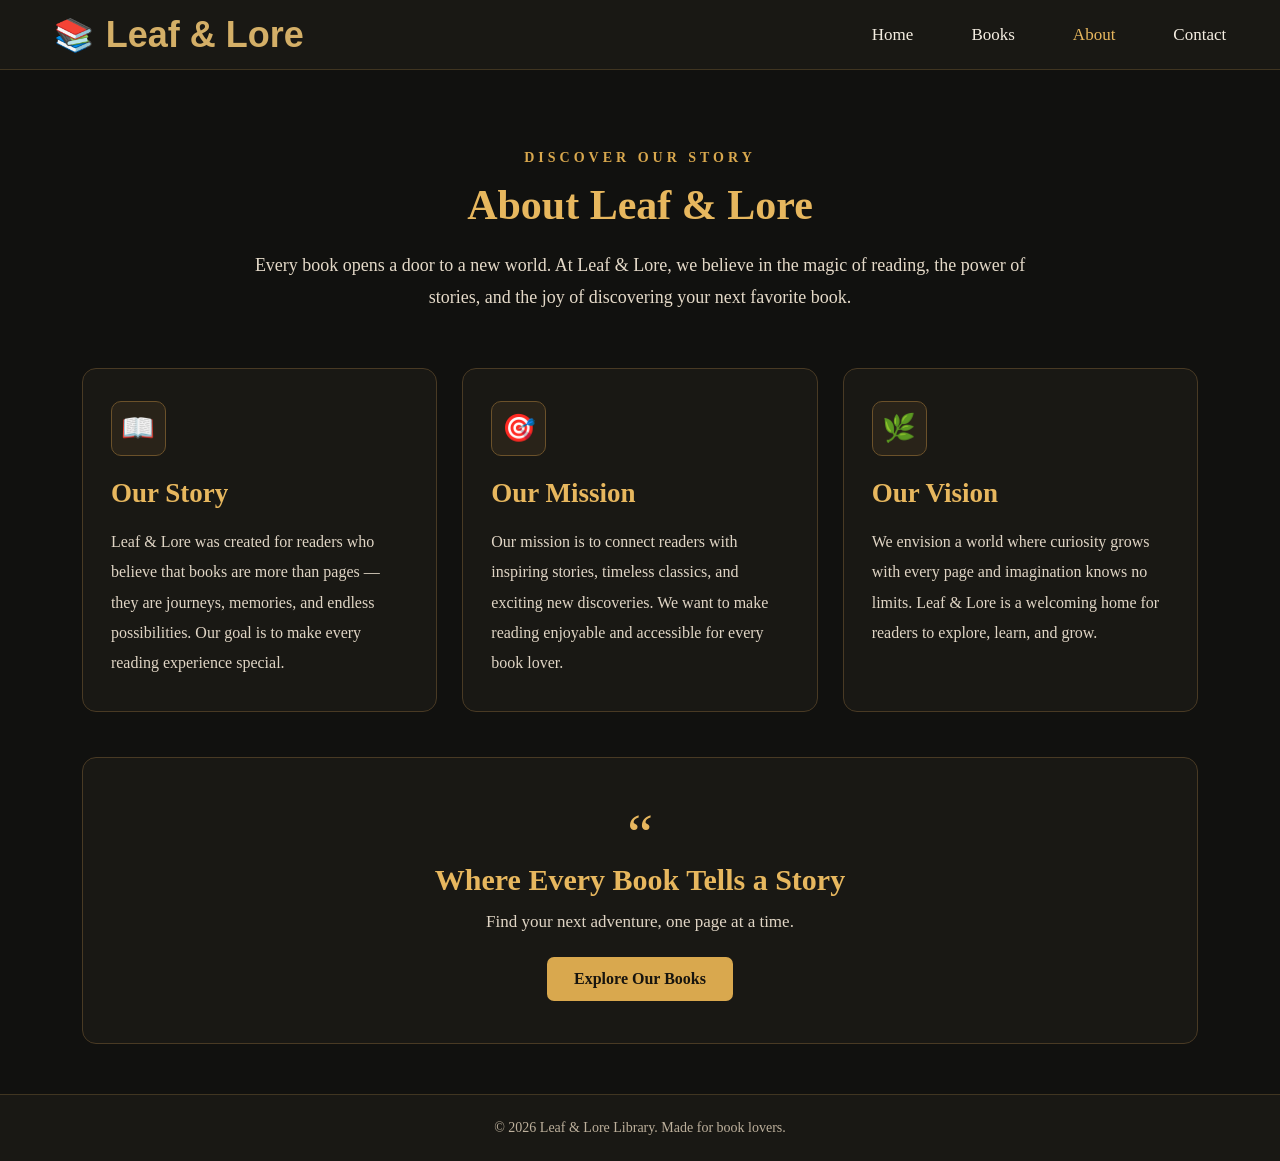
<file: about.html>
<!DOCTYPE html>
<html lang="en">
<head>
    <meta charset="UTF-8">
    <meta name="viewport" content="width=device-width, initial-scale=1.0">
    <title>About Us | Leaf & Lore</title>
    <link rel="stylesheet" href="about.css">
</head>
<body>

    <!-- Navigation Bar -->
    <header class="navbar">
        <a href="#" class="logo">
            <span class="book-icon">📚</span>
            <span>Leaf & Lore</span>
        </a>

        <nav>
            <a href="index.html">Home</a>
            <a href="books.html">Books</a>
            <a href="about.html" class="active">About</a>
            <a href="contact.html">Contact</a>
        </nav>
    </header>

    <!-- About Section -->
    <section class="about-section">

        <div class="about-heading">
            <p class="subtitle">DISCOVER OUR STORY</p>
            <h1>About Leaf & Lore</h1>
            <p class="intro">
                Every book opens a door to a new world.
                At Leaf & Lore, we believe in the magic of reading,
                the power of stories, and the joy of discovering
                your next favorite book.
            </p>
        </div>

        <!-- About Cards -->
        <div class="about-container">

            <div class="about-card">
                <div class="card-icon">📖</div>
                <h2>Our Story</h2>
                <p>
                    Leaf & Lore was created for readers who believe
                    that books are more than pages — they are
                    journeys, memories, and endless possibilities.
                    Our goal is to make every reading experience special.
                </p>
            </div>

            <div class="about-card">
                <div class="card-icon">🎯</div>
                <h2>Our Mission</h2>
                <p>
                    Our mission is to connect readers with inspiring
                    stories, timeless classics, and exciting new
                    discoveries. We want to make reading enjoyable
                    and accessible for every book lover.
                </p>
            </div>

            <div class="about-card">
                <div class="card-icon">🌿</div>
                <h2>Our Vision</h2>
                <p>
                    We envision a world where curiosity grows with
                    every page and imagination knows no limits.
                    Leaf & Lore is a welcoming home for readers
                    to explore, learn, and grow.
                </p>
            </div>

        </div>

        <!-- Quote Section -->
        <div class="quote-section">
            <p class="quote-mark">“</p>
            <h2>Where Every Book Tells a Story</h2>
            <p>
                Find your next adventure, one page at a time.
            </p>
            <a href="books.html" class="explore-btn">Explore Our Books</a>
        </div>

    </section>

    <!-- Footer -->
    <footer>
        <p>© 2026 Leaf & Lore Library. Made for book lovers.</p>
    </footer>

</body>
</html>
</file>
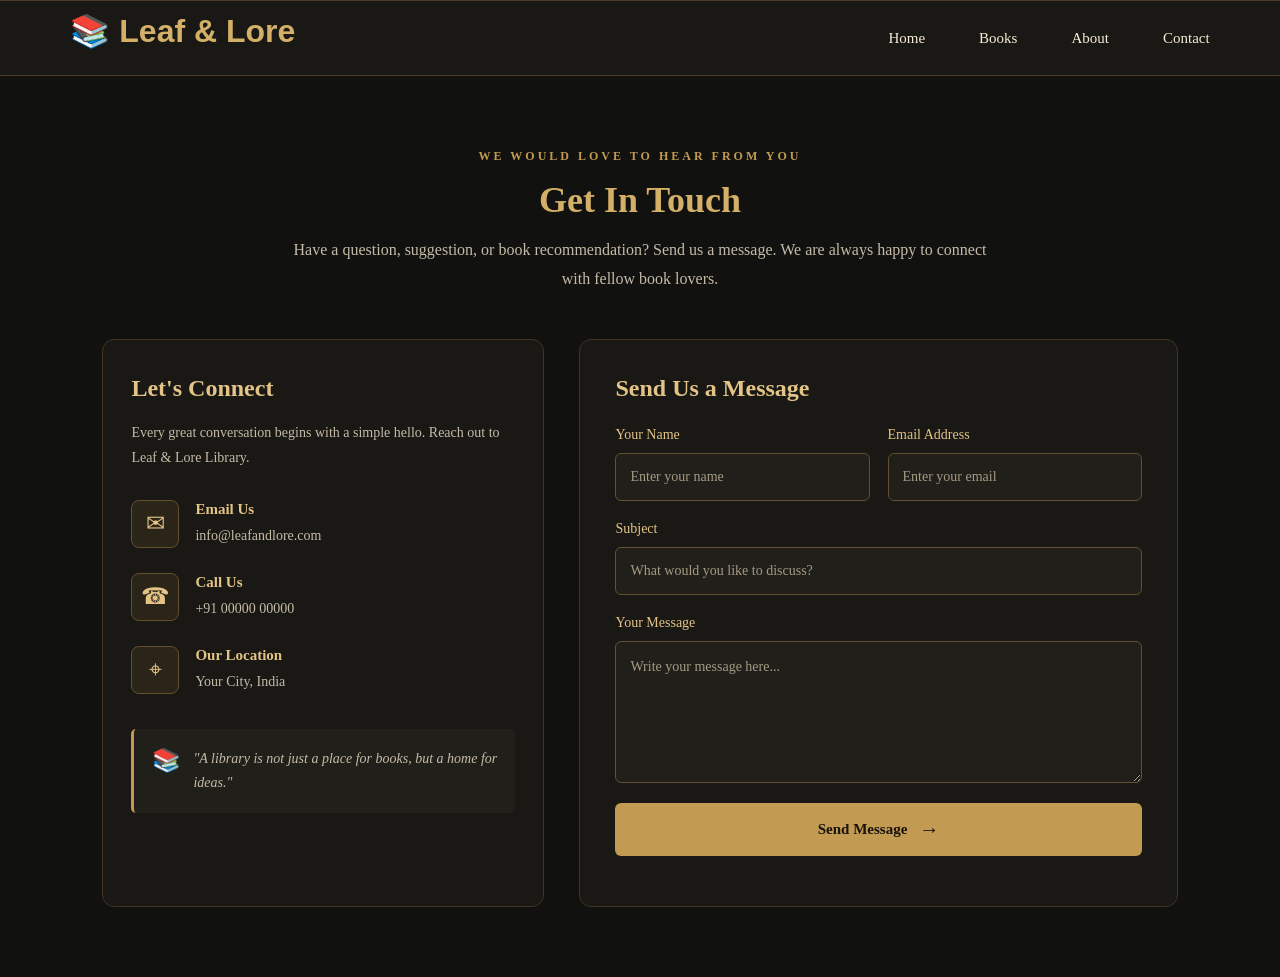
<file: contact.html>
<!DOCTYPE html>
<html lang="en">
<head>
    <meta charset="UTF-8">
    <meta name="viewport" content="width=device-width, initial-scale=1.0">
    <title>Document</title>
    <link rel="stylesheet" href="./contact.css
    ">
</head>
<body>
     <header>
        <h1>📚 Leaf & Lore</h1>

        <nav>
            <a href="./index.html">Home</a>
            <a href="./MYLIBARARYBOOK.HTML">Books</a>
            <a href="./about.html">About</a>
            <a href="./contact.html">Contact</a>
        </nav>
    </header>
    
<!-- CONTACT SECTION -->
<section class="section contact" id="contact">

    <div class="contact-heading">
        <span class="contact-subtitle">WE WOULD LOVE TO HEAR FROM YOU</span>
        <h2>Get In Touch</h2>
        <p>
            Have a question, suggestion, or book recommendation?
            Send us a message. We are always happy to connect
            with fellow book lovers.
        </p>
    </div>

    <div class="contact-container">

        <!-- CONTACT INFORMATION -->
        <div class="contact-info">

            <h3>Let's Connect</h3>
            <p class="info-description">
                Every great conversation begins with a simple hello.
                Reach out to Leaf & Lore Library.
            </p>

            <div class="contact-item">
                <div class="contact-icon">✉</div>
                <div>
                    <h4>Email Us</h4>
                    <a href="mailto:info@leafandlore.com">
                        info@leafandlore.com
                    </a>
                </div>
            </div>

            <div class="contact-item">
                <div class="contact-icon">☎</div>
                <div>
                    <h4>Call Us</h4>
                    <a href="tel:+910000000000">
                        +91 00000 00000
                    </a>
                </div>
            </div>

            <div class="contact-item">
                <div class="contact-icon">⌖</div>
                <div>
                    <h4>Our Location</h4>
                    <p>Your City, India</p>
                </div>
            </div>

            <div class="contact-note">
                <span>📚</span>
                <p>
                    "A library is not just a place for books,
                    but a home for ideas."
                </p>
            </div>

        </div>

        <!-- CONTACT FORM -->
        <div class="contact-form-box">

            <h3>Send Us a Message</h3>

            <form id="contactForm">

                <div class="form-row">
                    <div class="form-group">
                        <label for="fullName">Your Name</label>
                        <input
                            type="text"
                            id="fullName"
                            name="fullName"
                            placeholder="Enter your name"
                            required
                        >
                    </div>

                    <div class="form-group">
                        <label for="email">Email Address</label>
                        <input
                            type="email"
                            id="email"
                            name="email"
                            placeholder="Enter your email"
                            required
                        >
                    </div>
                </div>

                <div class="form-group">
                    <label for="subject">Subject</label>
                    <input
                        type="text"
                        id="subject"
                        name="subject"
                        placeholder="What would you like to discuss?"
                        required
                    >
                </div>

                <div class="form-group">
                    <label for="message">Your Message</label>
                    <textarea
                        id="message"
                        name="message"
                        rows="5"
                        placeholder="Write your message here..."
                        required
                    ></textarea>
                </div>

                <button type="submit" class="contact-btn">
                    Send Message <span>→</span>
                </button>

                <p id="formStatus" class="form-status"
                   role="status" aria-live="polite"></p>

            </form>

        </div>

    </div>
</section>

</body>
</html>
</file>
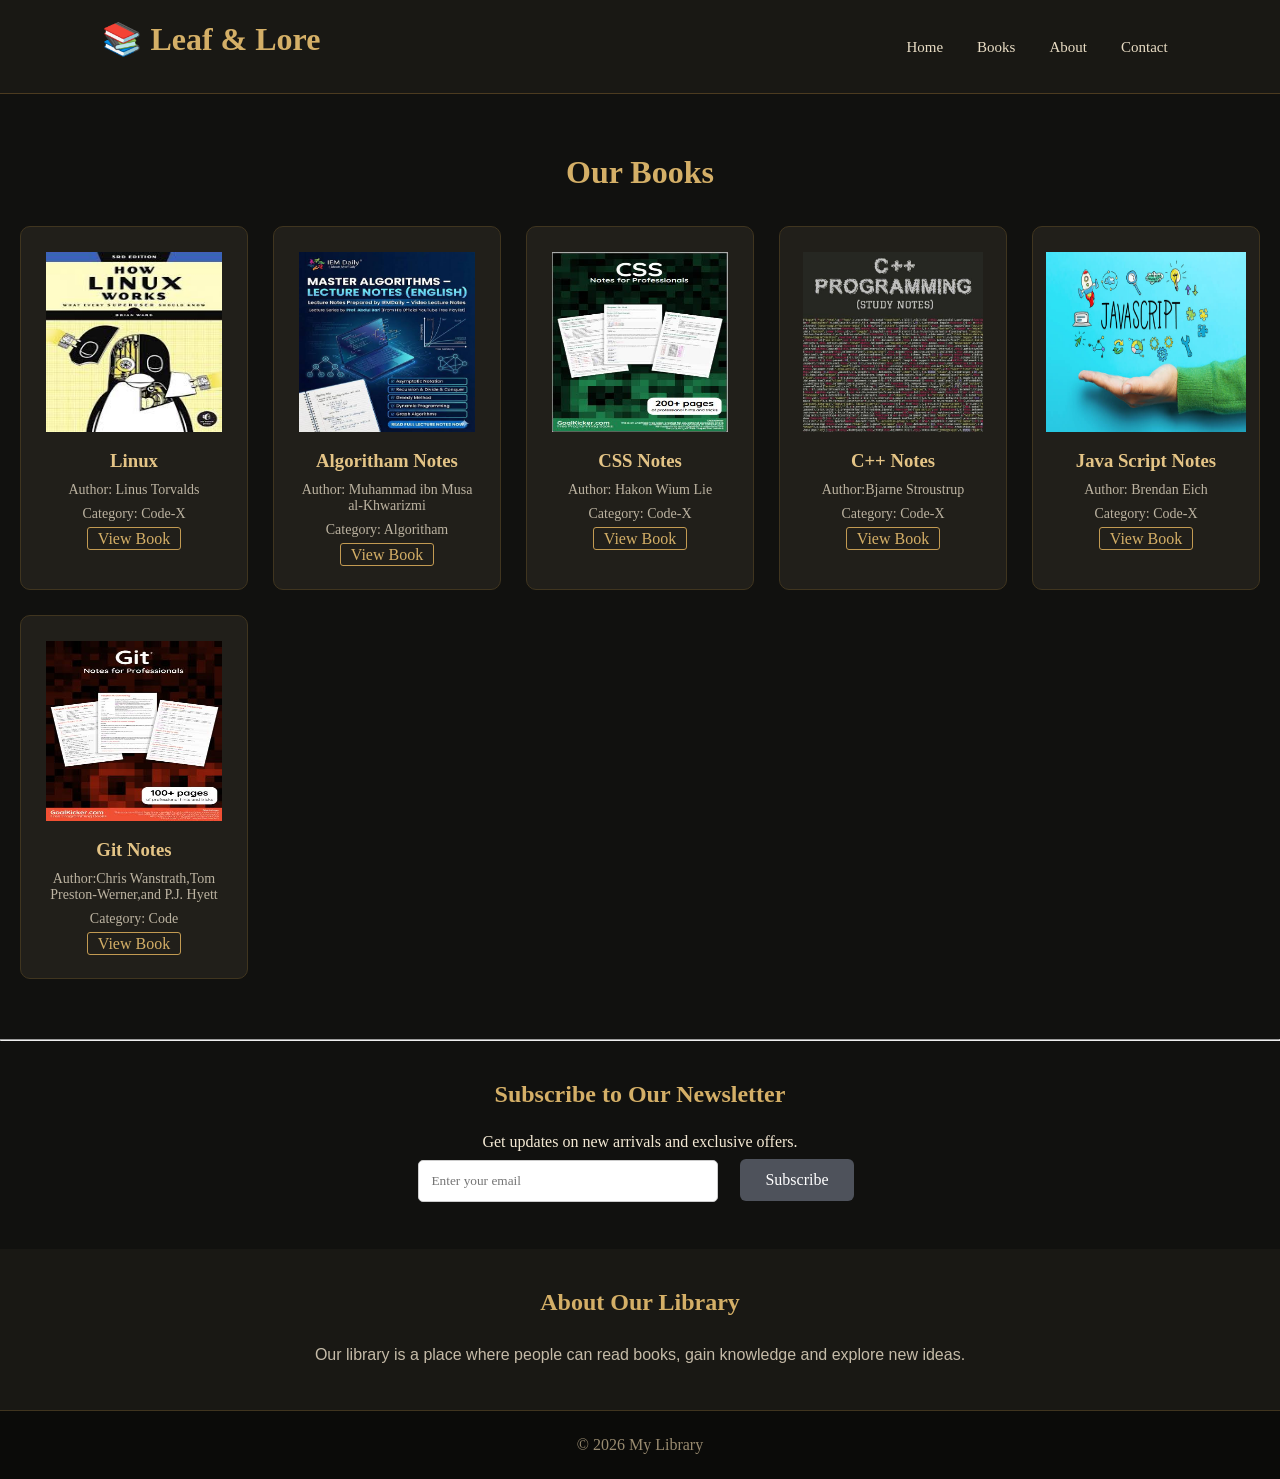
<file: MYLIBARARYBOOK.HTML>
<!DOCTYPE html>
<html lang="en">
<head>
    <meta charset="UTF-8">
    <meta name="viewport" content="width=device-width, initial-scale=1.0">

    <title>Leaf & Lore</title>

<link rel="stylesheet" href="mylibrarey.css">
</head>
 
<body>

   <style>
        * {
            margin: 0;
            padding: 0;
            box-sizing: border-box;
            font-family: Georgia, serif;
        }

        body {
            background: #11110f;
            color: #f5ead5;
        }

        header {
            background: #191814;
            padding: 20px 8%;
            display: flex;
            justify-content: space-between;
            align-items: center;
            border-bottom: 1px solid #4c3b20;
        }

        .logo {
            color: #d4af67;
            font-size: 24px;
            font-weight: bold;
        }

        nav a {
            color: #e8dcc4;
            text-decoration: none;
            margin-left: 20px;
            font-size: 15px;
        }

        nav a:hover {
            color: #d4af67;
        }

        .hero {
            min-height: 450px;
            display: flex;
            flex-direction: column;
            justify-content: center;
            align-items: center;
            text-align: center;
            padding: 50px 20px;
            background:
                linear-gradient(
                    rgba(17, 17, 15, 0.8),
                    rgba(17, 17, 15, 0.95)
                ),
                url("https://images.unsplash.com/photo-1521587760476-6c12a4b040da?auto=format&fit=crop&w=1600&q=80");
            background-size: cover;
            background-position: center;
        }

        .hero h1 {
            font-size: 48px;
            color: #e4c486;
            margin-bottom: 20px;
        }

        .hero p {
            color: #d1c6b0;
            font-size: 18px;
            max-width: 600px;
            line-height: 1.7;
        }

        .btn {
            display: inline-block;
            margin-top: 25px;
            padding: 14px 28px;
            background: #c29a52;
            color: #17130d;
            text-decoration: none;
            font-weight: bold;
            border-radius: 5px;
            cursor: pointer;
            border: none;
        }

        .btn:hover {
            background: #e2c17f;
        }

        .section {
            padding: 55px 8%;
        }

        .section h2 {
            text-align: center;
            color: #d4af67;
            margin-bottom: 30px;
            font-size: 32px;
        }

        .search-box {
            display: flex;
            max-width: 650px;
            margin: 0 auto 30px;
        }

        .search-box input {
            flex: 1;
            padding: 15px;
            border: 1px solid #63502e;
            background: #211f1a;
            color: white;
            outline: none;
            border-radius: 5px 0 0 5px;
            font-size: 15px;
        }

        .search-box button {
            padding: 15px 22px;
            background: #c29a52;
            border: none;
            cursor: pointer;
            border-radius: 0 5px 5px 0;
            font-weight: bold;
        }

        .categories {
            display: flex;
            justify-content: center;
            flex-wrap: wrap;
            gap: 12px;
            margin-bottom: 35px;
        }

        .category-btn {
            padding: 10px 20px;
            border: 1px solid #65502c;
            border-radius: 20px;
            background: #211f1a;
            color: #e4c486;
            cursor: pointer;
        }

        .category-btn:hover {
            background: #c29a52;
            color: #11110f;
        }

        .books {
            display: grid;
            grid-template-columns: repeat(auto-fit, minmax(220px, 1fr));
            gap: 25px;
        }

        .book-card {
            background: #211f1a;
            padding: 25px;
            border: 1px solid #40351f;
            border-radius: 10px;
            transition: 0.3s;
        }
        .book-card:hover {
            transform: translateY(-5px);
            border-color: #c29a52;
        }

        .book-cover {
            height: 180px;
            background: #3a3020;
            display: flex;
            justify-content: center;
            align-items: center;
            font-size: 55px;
            border-radius: 5px;
            margin-bottom: 18px;
        }

        .book-card h3 {
            color: #e4c486;
            margin-bottom: 10px;
        }

        .book-card p {
            color: #bcb3a1;
            margin-bottom: 8px;
            font-size: 14px;
        }

        .book-card .read-btn {
            padding: 2px 10px;
            margin-top: 14px;
            background: transparent;
            color: #d4af67;
            border: 1px solid #c29a52;
            border-radius: 3px;
            cursor: pointer;
            text-decoration: none;
        }

        .book-card .read-btn:hover {
            background: #c29a52;
            color: #11110f;
        }

        .about {
            background: #191814;
            text-align: center;
        }

        .about p {
            max-width: 750px;
            margin: auto;
            color: #c5bba8;
            line-height: 1.8;
        }

        .contact {
            text-align: center;
        }

        .contact p {
            margin: 12px 0;
            color: #c5bba8;
        }

        footer {
            text-align: center;
            padding: 25px;
            background: #0b0b09;
            border-top: 1px solid #40351f;
            color: #998b70;
        }

        .no-results {
            text-align: center;
            color: #c5bba8;
            padding: 20px;
            display: none;
        }

        @media (max-width: 700px) {
            header {
                flex-direction: column;
                gap: 15px;
            }

            nav a {
                margin: 0 6px;
                font-size: 13px;
            }

            .hero h1 {
                font-size: 34px;
            }

            .hero p {
                font-size: 15px;
            }

            .search-box input {
                min-width: 0;
            }

            .section {
                padding: 40px 5%;
            }
        }
        img{
            height: 180px;
            display: flex;
            justify-content: center;
            width: 200px;
        }
    </style>

    <header>
        <h1>📚 Leaf & Lore</h1>

        <nav>
            <a href="#home">Home</a>
            <a href="./MYLIBARARYBOOK.HTML">Books</a>
            <a href="./about.html">About</a>
            <a href="./contact.html">Contact</a>
        </nav>
    </header>


   


    <!-- Books -->

    <section id="books" class="books-section">

        <h2>Our Books</h2>

          <!-- BOOK CARDS -->
        <div class="books" id="bookList">
            <div class="book-card"
                 data-title="Linux Notes"
                 data-author="Linus Torvalds"
                 data-category="Code-X">

                 <div class="book-cover"> <img src="./img/images.jfif" alt="linux"></div>

                <h3>Linux</h3>

                <p>Author: Linus Torvalds</p>

                <p>Category: Code-X</p>

                <a class="read-btn" href="./books/LinuxNotesForProfessionals.pdf">View Book</a>
                
            </div>

            <div class="book-card"
                 data-title="Algoritham Notes"
                 data-author="Muhammad ibn Musa al-Khwarizmi"
                 data-category="Algoritham">

            <div class="book-cover"><img src="./img/images (2).jfif" alt="algorithem"></div>

                <h3>Algoritham Notes</h3>

                <p>Author: Muhammad ibn Musa al-Khwarizmi</p>

                <p>Category: Algoritham</p>

               <a class="read-btn" href="/books/AlgorithmsNotesForProfessionals.pdf">View Book</a>
                
            </div>

            <div class="book-card"
                 data-title="CSS Notes"
                 data-author="Hakon Wium Lie"
                 data-category="Code-X">

                <div class="book-cover"><img src="./img/images (3).jfif" alt="css"></div>


                <h3>CSS Notes</h3>

                <p>Author: Hakon Wium Lie</p>

                <p>Category: Code-X</p>

               <a class="read-btn" href="./books/CSSNotesForProfessionals.pdf">View Book</a>
                
            </div>

            <div class="book-card"
                 data-title="C++ Notes"
                 data-author="Bjarne Stroustrup"
                 data-category="Code-X">

               <div class="book-cover"><img src="./img/images (5).jfif" alt="c++"></div>

                <h3>C++ Notes</h3>

                <p>Author:Bjarne Stroustrup</p>

                <p>Category: Code-X</p>

                <a class="read-btn" href="./books/CPlusPlusNotesForProfessionals.pdf">View Book</a>
                
            </div>

            <div class="book-card"
                 data-title="Java Script Notes"
                 data-author="Brendan Eich"
                 data-category="Code-X">

                                <div class="book-cover"><img src="./img/images (6).jfif" alt="javascript" width="200px"></div>

                <h3>Java Script Notes</h3>

                <p>Author: Brendan Eich</p>

                <p>Category: Code-X</p>
                  <a class="read-btn" href="./books/JavaScriptNotesForProfessionals.pdf">View Book</a>
                
            </div>

            <div class="book-card"
                 data-title="Git Notes"
                 data-author="Chris Wanstrath,Tom Preston-Werner,and P.J. Hyett"
                 data-category="Code">

                <div class="book-cover"><img src="./img/images (7).jfif" alt="git notes"></div>


                <h3>Git Notes</h3>

                <p>Author:Chris Wanstrath,Tom Preston-Werner,and P.J. Hyett</p>

                <p>Category: Code</p>

                <a class="read-btn" href="./books/GitNotesForProfessionals.pdf">View Book</a>
                
            </div>

        </div>

        <div class="no-results" id="noResults">
            No books found. Try another search.
        </div>

    </section>


   

   
    
    <hr>

    <section>
        <h2>Subscribe to Our Newsletter</h2>
        <p>Get updates on new arrivals and exclusive offers.</p>

        <form>
            <input type="email" placeholder="Enter your email">
            <button type="submit">Subscribe</button>
        </form>
    </section>

     <!-- About -->

    <section id="about" class="about">

        <h2>About Our Library</h2>

        <p>
            Our library is a place where people can read books,
            gain knowledge and explore new ideas.
        </p>

    </section>


   


    <!-- Footer -->

    <footer>

        <p>© 2026 My Library</p>

    </footer>

</body>
</html>
</file>
<file: about.css>
/* General Styling */
* {
    margin: 0;
    padding: 0;
    box-sizing: border-box;
}

body {
    background-color: #11110f;
    color: #f5eee2;
    font-family: Georgia, "Times New Roman", serif;
}

/* Navigation Bar */
.navbar {
    height: 70px;
    background-color: #191814;
    border-bottom: 1px solid #403521;
    display: flex;
    align-items: center;
    justify-content: space-between;
    padding: 0 4.2%;
}

.logo {
    display: flex;
    align-items: center;
    gap: 12px;
            color: #d4af67;
    
    font-family: Arial, sans-serif;
    font-size: 36px;
    font-weight: bold;
    text-decoration: none;
}

.book-icon {
    font-size: 32px;
}

.navbar nav {
    display: flex;
    align-items: center;
    gap: 58px;
}

.navbar nav a {
    color: #f5eee2;
    font-size: 17px;
    text-decoration: none;
    transition: color 0.3s;
}

.navbar nav a:hover,
.navbar nav a.active {
    color: #e7b75e;
}

/* About Section */
.about-section {
    padding: 80px 6.4% 50px;
}

.about-heading {
    max-width: 780px;
    margin: 0 auto 54px;
    text-align: center;
}

.subtitle {
    color: #d9a84e;
    font-size: 14px;
    font-weight: bold;
    letter-spacing: 4px;
    margin-bottom: 15px;
}

.about-heading h1 {
    color: #e7b75e;
    font-size: 42px;
    margin-bottom: 20px;
}

.intro {
    color: #e4d9c8;
    font-size: 18px;
    line-height: 1.8;
}

/* About Cards */
.about-container {
    display: grid;
    grid-template-columns: repeat(3, 1fr);
    gap: 25px;
}

.about-card {
    background-color: #191814;
    border: 1px solid #493a24;
    border-radius: 14px;
    padding: 32px 28px;
    transition: transform 0.3s, border-color 0.3s;
}

.about-card:hover {
    transform: translateY(-6px);
    border-color: #d9a84e;
}

.card-icon {
    width: 55px;
    height: 55px;
    display: flex;
    align-items: center;
    justify-content: center;
    background-color: #292319;
    border: 1px solid #6b512a;
    border-radius: 10px;
    font-size: 27px;
    margin-bottom: 22px;
}

.about-card h2 {
    color: #e7b75e;
    font-size: 27px;
    margin-bottom: 18px;
}

.about-card p {
    color: #e0d5c5;
    font-size: 16px;
    line-height: 1.9;
}

/* Quote Section */
.quote-section {
    margin-top: 45px;
    padding: 42px 20px;
    text-align: center;
    background-color: #191814;
    border: 1px solid #493a24;
    border-radius: 14px;
}

.quote-mark {
    color: #e7b75e;
    font-size: 58px;
    height: 48px;
}

.quote-section h2 {
    color: #e7b75e;
    font-size: 30px;
    margin: 15px 0;
}

.quote-section p:not(.quote-mark) {
    color: #e0d5c5;
    font-size: 17px;
    margin-bottom: 25px;
}

.explore-btn {
    display: inline-block;
    background-color: #d9a84e;
    color: #17140e;
    padding: 13px 27px;
    border-radius: 7px;
    font-size: 16px;
    font-weight: bold;
    text-decoration: none;
    transition: background-color 0.3s;
}

.explore-btn:hover {
    background-color: #f0c977;
}

/* Footer */
footer {
    text-align: center;
    padding: 25px 15px;
    border-top: 1px solid #403521;
    color: #bdb09c;
    background-color: #191814;
    font-size: 14px;
}

/* Responsive Design */
@media (max-width: 900px) {
    .about-container {
        grid-template-columns: repeat(2, 1fr);
    }

    .navbar nav {
        gap: 25px;
    }

    .logo {
        font-size: 28px;
    }
}

@media (max-width: 600px) {
    .navbar {
        height: auto;
        padding: 22px 5%;
        flex-direction: column;
        gap: 22px;
    }

    .navbar nav {
        gap: 20px;
        flex-wrap: wrap;
        justify-content: center;
    }

    .navbar nav a {
        font-size: 15px;
    }

    .about-section {
        padding: 55px 5% 35px;
    }

    .about-heading h1 {
        font-size: 32px;
    }

    .intro {
        font-size: 16px;
    }

    .about-container {
        grid-template-columns: 1fr;
    }

    .about-card {
        padding: 25px 22px;
    }

    .quote-section h2 {
        font-size: 25px;
    }
}
</file>
<file: contact.css>
body {
    font-family: Arial, sans-serif;
    background-color:#11110f;
    color: #3b2a20;
}



header {
    background: linear-gradient(135deg, #3b2a20, #11110f);
    color: white;
    padding: 10px;
    display:flex;
    align-items: center;
}

header h1 {
    margin-bottom: 15px;
            color: #d4af67;
    
}
nav a {
            color: #d4af67;
            
            text-decoration: none;
            margin-left: 20px;
            font-size: 15px;
            justify-content: left;
            text-align: right;
        }

        nav a:hover {
            color: #d4af67;
        }
        * {
    margin: 0;
    padding: 0;
    box-sizing: border-box;
}

header {
    width: 100%;
    height: 76px;
    padding: 20px 5.5%;
    background: #191814;
    border-top: 1px solid #493c2b;
    border-bottom: 1px solid #493c2b;

    display: flex;
    justify-content: space-between;
    align-items: center;
}

.logo {
    font-family: Georgia, serif;
    font-size: 26px;
    font-weight: bold;
    color: #d4af67;
    white-space: nowrap;
}

nav {
    display: flex;
    align-items: center;
    gap: 34px;
}

nav a {
    font-family: Georgia, serif;
    font-size: 15px;
    color: #f5ead5;
    text-decoration: none;
    transition: color 0.3s ease;
}

nav a:hover {
    color: #d4af67;
}

/* Responsive design */
@media (max-width: 600px) {
    header {
        flex-direction: column;
        gap: 18px;
        padding: 18px 12px;
    }

    .logo {
        font-size: 23px;
    }

    nav {
        justify-content: center;
        flex-wrap: wrap;
        gap: 20px;
    }
}

.contact {
    background: #11110f;
    padding: 70px 8%;
    font-family: Georgia, serif;
}

/* Heading */

.contact-heading {
    text-align: center;
    max-width: 700px;
    margin: 0 auto 45px;
}

.contact-subtitle {
    color: #c29a52;
    font-size: 12px;
    letter-spacing: 3px;
    font-weight: bold;
}

.contact-heading h2 {
    color: #d4af67;
    font-size: 36px;
    margin: 15px 0;
}

.contact-heading > p {
    color: #c5bba8;
    font-size: 16px;
    line-height: 1.8;
}

/* Main Container */

.contact-container {
    display: grid;
    grid-template-columns: 0.85fr 1.15fr;
    gap: 35px;
    max-width: 1100px;
    margin: auto;
    align-items: stretch;
}

/* Left Information Panel */

.contact-info {
    background: #191814;
    border: 1px solid #40351f;
    border-radius: 12px;
    padding: 35px 28px;
}

.contact-info h3,
.contact-form-box h3 {
    color: #e4c486;
    font-size: 24px;
    margin-bottom: 18px;
}

.info-description {
    color: #c5bba8;
    line-height: 1.8;
    font-size: 14px;
    margin-bottom: 30px;
}

/* Contact Details */

.contact-item {
    display: flex;
    align-items: center;
    gap: 16px;
    margin-bottom: 25px;
}

.contact-icon {
    min-width: 48px;
    height: 48px;
    display: flex;
    justify-content: center;
    align-items: center;
    background: #2a2419;
    border: 1px solid #65502c;
    border-radius: 8px;
    color: #e4c486;
    font-size: 23px;
}

.contact-item h4 {
    color: #e4c486;
    font-size: 15px;
    margin-bottom: 7px;
}

.contact-item p,
.contact-item a {
    color: #c5bba8;
    font-size: 14px;
    line-height: 1.6;
    text-decoration: none;
    overflow-wrap: anywhere;
}

.contact-item a:hover {
    color: #e4c486;
}

/* Decorative Quote */

.contact-note {
    display: flex;
    gap: 12px;
    align-items: flex-start;
    margin-top: 35px;
    padding: 18px;
    background: #211f1a;
    border-left: 3px solid #c29a52;
    border-radius: 5px;
}

.contact-note span {
    font-size: 23px;
}

.contact-note p {
    color: #c5bba8;
    font-size: 14px;
    line-height: 1.7;
    font-style: italic;
}

/* Right Form Panel */

.contact-form-box {
    background: #191814;
    border: 1px solid #40351f;
    border-radius: 12px;
    padding: 35px;
}

.contact-form-box h3 {
    margin-bottom: 25px;
}

/* Form Fields */

.form-row {
    display: grid;
    grid-template-columns: 1fr 1fr;
    gap: 18px;
}

.form-group {
    display: flex;
    flex-direction: column;
    margin-bottom: 20px;
}

.form-group label {
    color: #e4c486;
    font-size: 14px;
    margin-bottom: 10px;
}

.form-group input,
.form-group textarea {
    width: 100%;
    padding: 14px;
    background: #211f1a;
    color: #f5ead5;
    border: 1px solid #63502e;
    border-radius: 6px;
    font-family: Georgia, serif;
    font-size: 14px;
    outline: none;
    transition: border-color 0.3s,
                box-shadow 0.3s;
}

.form-group input {
    min-height: 48px;
}

.form-group textarea {
    resize: vertical;
    min-height: 130px;
    line-height: 1.6;
}

.form-group input::placeholder,
.form-group textarea::placeholder {
    color: #a69a83;
}

.form-group input:focus,
.form-group textarea:focus {
    border-color: #d4af67;
    box-shadow: 0 0 0 3px rgba(194, 154, 82, 0.15);
}

/* Send Button */

.contact-btn {
    display: flex;
    justify-content: center;
    align-items: center;
    gap: 12px;
    width: 100%;
    padding: 15px 22px;
    background: #c29a52;
    color: #17130d;
    border: none;
    border-radius: 6px;
    font-family: Georgia, serif;
    font-size: 15px;
    font-weight: bold;
    cursor: pointer;
    transition: background 0.3s,
                transform 0.3s;
}

.contact-btn span {
    font-size: 20px;
}

.contact-btn:hover {
    background: #e2c17f;
    transform: translateY(-2px);
}

.contact-btn:focus-visible,
.contact-item a:focus-visible {
    outline: 2px solid #e4c486;
    outline-offset: 4px;
}

.form-status {
    color: #e4c486;
    font-size: 14px;
    line-height: 1.6;
    margin-top: 15px;
}

/* ==============================
   RESPONSIVE DESIGN
============================== */

@media (max-width: 850px) {
    .contact-container {
        grid-template-columns: 1fr;
        max-width: 650px;
    }

    .contact-heading h2 {
        font-size: 30px;
    }
}

@media (max-width: 500px) {
    .contact {
        padding: 45px 5%;
    }

    .contact-heading h2 {
        font-size: 28px;
    }

    .contact-heading > p {
        font-size: 14px;
    }

    .contact-info,
    .contact-form-box {
        padding: 24px 18px;
    }

    .form-row {
        grid-template-columns: 1fr;
        gap: 0;
    }

    .contact-subtitle {
        font-size: 10px;
        letter-spacing: 2px;
    }
}
</file>
<file: mylibrarey.css>
* {
    margin: 0;
    padding: 0;
    box-sizing: border-box;
}

body {
    font-family: Arial, sans-serif;
    background-color:#3b2a20;
    color: white;
}


header {
    background: linear-gradient(135deg, #4b2e20, #7a4a2e);
    color: white;
    padding: 20px;
    text-align: center;
}

header h1 {
    margin-bottom: 15px;
    color: #d4af67;
}

     nav    a {
    color: white;
    text-decoration: none;
    margin: 10px;
    transition: 0.3s;
}

nav a:hover {
    color: #d9a441;
}


.hero {
    text-align: center;
    padding: 90px 20px;
    background: linear-gradient(
        135deg,
        #f4e7d3,
        #ffffff,
        #ead7c0
    );
}

.hero h2 {
    font-size: 40px;
    color: #4b2e20;
    margin-bottom: 15px;
}

.hero p {
    font-size: 20px;
    margin-bottom: 30px;
    color: #5f4636;
}


.button {
    display: inline-block;
    background: linear-gradient(135deg, #6b3f27, #a5683f);
    color: white;
    padding: 13px 28px;
    text-decoration: none;
    border-radius: 8px;
    transition: 0.3s;
    box-shadow: 0 5px 15px rgba(75, 46, 32, 0.25);
}

.button:hover {
    background: linear-gradient(135deg, #d9a441, #b87928);
    transform: translateY(-3px);
}


.books-section {
    padding: 60px 20px;
    text-align: center;
    background-color: #11110f;
}

.books-section h2 {
    color: #d4af67;
    margin-bottom: 35px;
    font-size: 32px;
}
.book> a{
    border: #f4e7d3 solid 4px;
    background-color: #6b3f27;
    text-decoration: none;
    color: black;
    align-items: center;
    align-content: center;
}            

.book-container {
    display: flex;
    justify-content: center;
    flex-wrap: wrap;
    gap: 25px;
}



.book {
    background: #ffffff;
    width: 230px;
    padding: 25px;
    border-radius: 12px;

    border: 1px solid #ead7c0;

    box-shadow:
        0 5px 20px rgba(75, 46, 32, 0.12);

    text-align: center;

    transition: 0.3s;
}

.book:hover {
    transform: translateY(-8px);

    box-shadow:
        0 12px 30px rgba(75, 46, 32, 0.20);

    border-color: #d9a441;
}

.book h3 {
    color: #6b3f27;
    margin-bottom: 15px;
}

.book p {
    margin-bottom: 10px;
    font-size: 14px;
    color: #5f4636;
}


.book::before {
    content: "";
}
.about{
    text-align: center;
    background-color: #fff3d5;
}
.about>p{
     font-family: Arial, Helvetica, sans-serif;

}
#contact{ 
    text-align: center;
    background-color: #fff3d5;

}
footer{
    text-align: center;
}
li{
    
    background: white;
    align-content: center;
    margin: auto;
    padding: 12px;
    width: 250px;
    border-radius: 5px;
    box-shadow: 0 2px 8px rgba(0,0,0,0.08);
}
/* Testimonials */
blockquote {
    background: white;
    padding: 20px;
    margin: 20px auto;
    width: 70%;
    border-left: 5px solid #a3a7af;
    font-style: italic;
    box-shadow: 0 2px 8px rgba(0,0,0,0.08);
}

/* Newsletter */
form {
    text-align: center;
}
p{
    text-align: center;
}

input[type="email"] {
    width: 300px;
    max-width: 90%;
    padding: 12px;
    border: 1px solid #ccc;
    border-radius: 5px;
    margin-right: 10px;
}
.marquee{
    background: white;
    align-content: center;
    margin: auto;
    padding: 12px;
    width: 250px;
    border-radius: 5px;
    box-shadow: 0 2px 8px rgba(0,0,0,0.08);
}
/* Buttons */
button {
    background: #4e525b;
    color: white;
    border: none;
    padding: 12px 25px;
    margin: 8px;
    border-radius: 6px;
    cursor: pointer;
    font-size: 16px;
    transition: 0.3s;
}

button:hover {
    background: #696a6f;
}

/* General Sections */
section {
    padding: 40px 10%;
}

section h2 {
    text-align: center;
    margin-bottom: 25px;
    color:  #d4af67;

}
</file>
